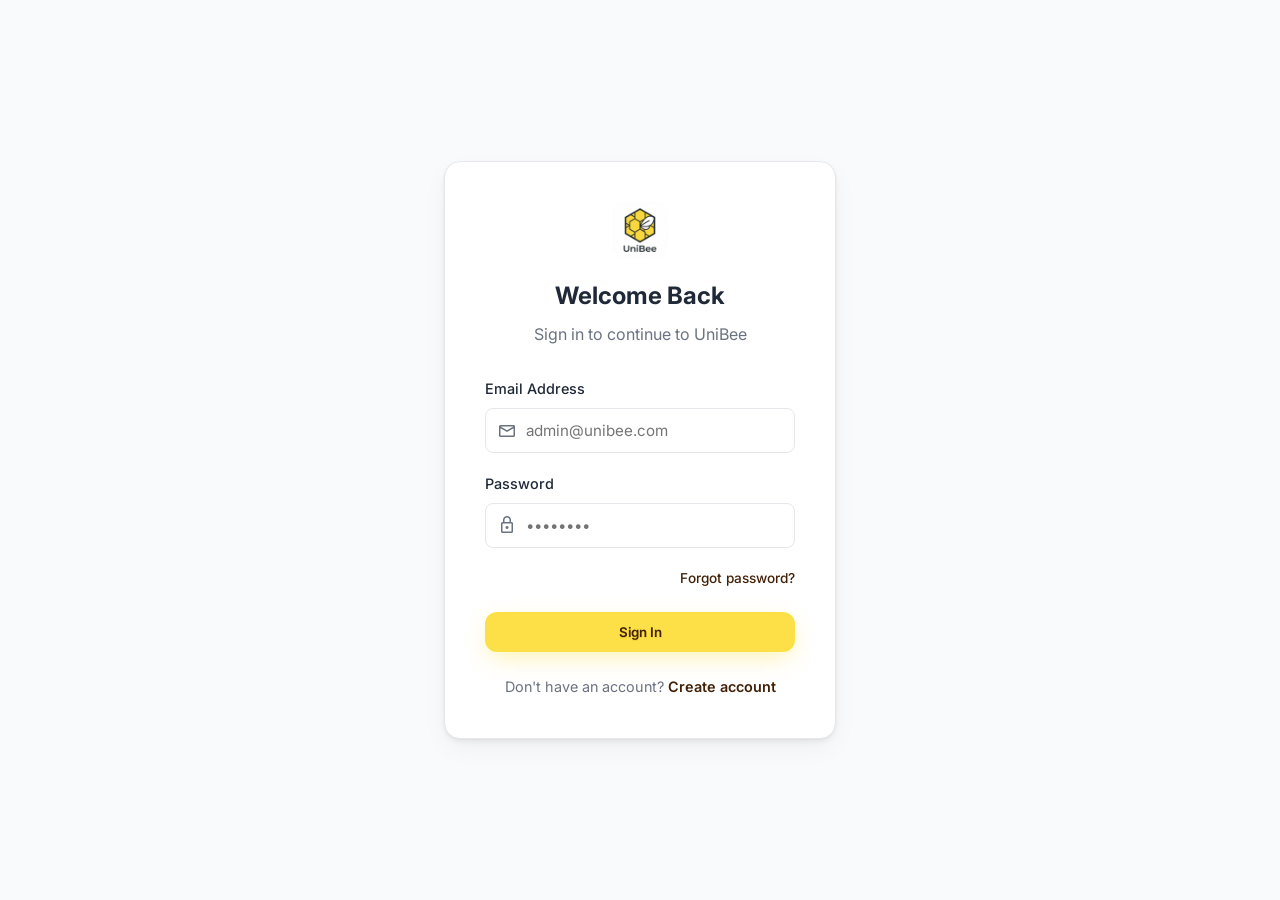
<file: login.html>
<!DOCTYPE html>
<html lang="en">

<head>
    <meta charset="UTF-8">
    <meta name="viewport" content="width=device-width, initial-scale=1.0">
    <title>Login - UniBee</title>
    <link rel="stylesheet" href="styles.css">
    <link rel="preconnect" href="https://fonts.googleapis.com">
    <link rel="preconnect" href="https://fonts.gstatic.com" crossorigin>
    <link href="https://fonts.googleapis.com/css2?family=Inter:wght@400;500;600;700&display=swap" rel="stylesheet">
    <link rel="stylesheet"
        href="https://fonts.googleapis.com/css2?family=Material+Symbols+Rounded:opsz,wght,FILL,GRAD@24,400,0,0" />
</head>

<body class="auth-body">
    <div class="auth-container">
        <div class="auth-card">
            <div class="auth-header">
                <div class="logo-icon large" style="background: transparent;">
                    <img src="assets/logo.png" alt="UniBee">
                </div>
                <h1>Welcome Back</h1>
                <p>Sign in to continue to UniBee</p>
            </div>

            <form class="auth-form" action="index.html">
                <div class="form-group">
                    <label for="email">Email Address</label>
                    <div class="input-wrapper">
                        <span class="material-symbols-rounded">mail</span>
                        <input type="email" id="email" placeholder="admin@unibee.com" required>
                    </div>
                </div>

                <div class="form-group">
                    <label for="password">Password</label>
                    <div class="input-wrapper">
                        <span class="material-symbols-rounded">lock</span>
                        <input type="password" id="password" placeholder="••••••••" required>
                    </div>
                </div>

                <div class="form-actions">
                    <a href="#" class="forgot-pass">Forgot password?</a>
                </div>

                <button type="submit" class="btn-primary full-width">
                    Sign In
                </button>
            </form>

            <div class="auth-footer">
                <p>Don't have an account? <a href="#">Create account</a></p>
            </div>
        </div>
    </div>
</body>

</html>
</file>
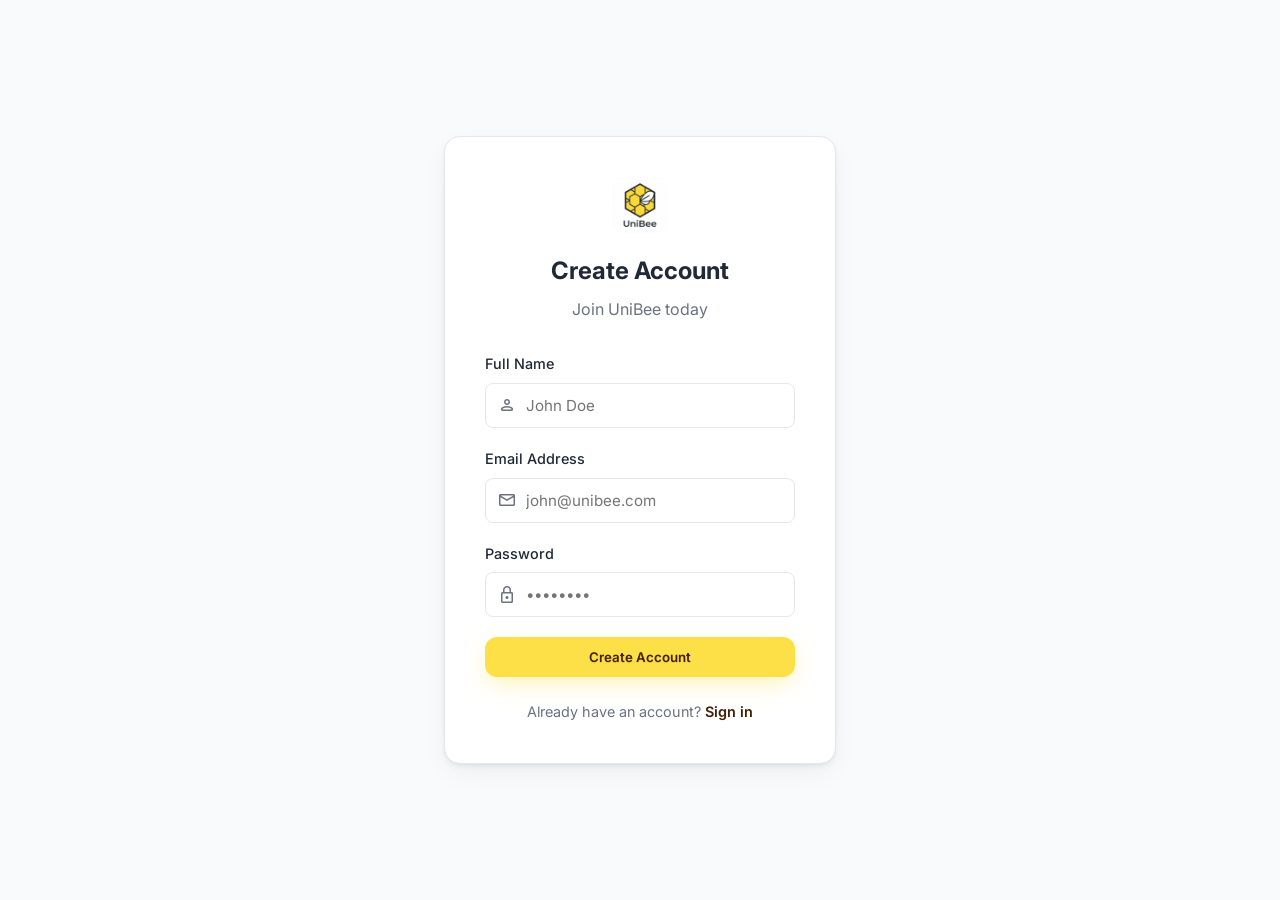
<file: register.html>
<!DOCTYPE html>
<html lang="en">

<head>
    <meta charset="UTF-8">
    <meta name="viewport" content="width=device-width, initial-scale=1.0">
    <title>Register - UniBee</title>
    <link rel="stylesheet" href="styles.css">
    <link rel="preconnect" href="https://fonts.googleapis.com">
    <link rel="preconnect" href="https://fonts.gstatic.com" crossorigin>
    <link href="https://fonts.googleapis.com/css2?family=Inter:wght@400;500;600;700&display=swap" rel="stylesheet">
    <link rel="stylesheet"
        href="https://fonts.googleapis.com/css2?family=Material+Symbols+Rounded:opsz,wght,FILL,GRAD@24,400,0,0" />
</head>

<body class="auth-body">
    <div class="auth-container">
        <div class="auth-card">
            <div class="auth-header">
                <div class="logo-icon large" style="background: transparent;">
                    <img src="assets/logo.png" alt="UniBee">
                </div>
                <h1>Create Account</h1>
                <p>Join UniBee today</p>
            </div>

            <form class="auth-form" action="index.html">
                <div class="form-group">
                    <label for="fullname">Full Name</label>
                    <div class="input-wrapper">
                        <span class="material-symbols-rounded">person</span>
                        <input type="text" id="fullname" placeholder="John Doe" required>
                    </div>
                </div>

                <div class="form-group">
                    <label for="email">Email Address</label>
                    <div class="input-wrapper">
                        <span class="material-symbols-rounded">mail</span>
                        <input type="email" id="email" placeholder="john@unibee.com" required>
                    </div>
                </div>

                <div class="form-group">
                    <label for="password">Password</label>
                    <div class="input-wrapper">
                        <span class="material-symbols-rounded">lock</span>
                        <input type="password" id="password" placeholder="••••••••" required>
                    </div>
                </div>

                <button type="submit" class="btn-primary full-width">
                    Create Account
                </button>
            </form>

            <div class="auth-footer">
                <p>Already have an account? <a href="login.html">Sign in</a></p>
            </div>
        </div>
    </div>
</body>

</html>
</file>
<file: styles.css>
:root {
    /* Colors */
    --primary-color: #FDE047;
    /* Yellow-300/400 approx */
    --primary-hover: #FACC15;
    --primary-text: #422006;
    /* Dark brown text for contrast on yellow */

    --bg-body: #F9FAFB;
    --bg-card: #FFFFFF;
    --bg-sidebar: #FFFFFF;

    --text-main: #1F2937;
    --text-muted: #6B7280;
    --border-color: #E5E7EB;

    /* Semantic Colors */
    --success: #10B981;
    --danger: #EF4444;
    --warning: #F59E0B;
    --info: #3B82F6;

    /* Light variants for backgrounds */
    --info-light: #EFF6FF;
    --success-light: #ECFDF5;
    --purple-light: #F3E8FF;
    --yellow-light: #FEF9C3;

    /* Spacing */
    --radius-sm: 8px;
    --radius-md: 12px;
    --radius-lg: 16px;

    /* Shadows - Layered for premium depth */
    --shadow-sm: 0 1px 3px rgba(0, 0, 0, 0.04), 0 1px 2px rgba(0, 0, 0, 0.06);
    --shadow-card: 0 4px 6px -1px rgba(0, 0, 0, 0.05), 0 10px 30px -5px rgba(0, 0, 0, 0.06), 0 1px 3px rgba(0, 0, 0, 0.04);
    --shadow-card-hover: 0 10px 25px -3px rgba(0, 0, 0, 0.1), 0 20px 50px -12px rgba(0, 0, 0, 0.12);
    --shadow-float: 0 25px 50px -12px rgba(0, 0, 0, 0.15), 0 12px 24px -8px rgba(0, 0, 0, 0.1);
    --shadow-glow-yellow: 0 8px 24px -4px rgba(253, 224, 71, 0.45);
    --shadow-glow-blue: 0 8px 24px -4px rgba(59, 130, 246, 0.3);

    /* Transitions - Spring-feel cubic-bezier */
    --transition: all 0.3s cubic-bezier(0.4, 0, 0.2, 1);
    --transition-fast: all 0.15s cubic-bezier(0.4, 0, 0.2, 1);
    --transition-bounce: all 0.4s cubic-bezier(0.34, 1.56, 0.64, 1);
}

/* Global Transitions */
a,
button,
input,
.card,
.stat-card,
.notice-card,
.nav-item,
.icon-btn,
.btn-primary {
    transition: var(--transition);
}

/* ===== Entrance Animations ===== */
@keyframes fadeInUp {
    from {
        opacity: 0;
        transform: translateY(20px);
    }

    to {
        opacity: 1;
        transform: translateY(0);
    }
}

@keyframes fadeInScale {
    from {
        opacity: 0;
        transform: scale(0.95);
    }

    to {
        opacity: 1;
        transform: scale(1);
    }
}

@keyframes slideInRight {
    from {
        opacity: 0;
        transform: translateX(30px);
    }

    to {
        opacity: 1;
        transform: translateX(0);
    }
}

@keyframes pulseGlow {

    0%,
    100% {
        box-shadow: var(--shadow-card);
    }

    50% {
        box-shadow: var(--shadow-card-hover);
    }
}

body.dark-mode {
    /* Core palette */
    --bg-body: #0F172A;
    --bg-card: rgba(30, 41, 59, 0.85);
    --bg-sidebar: #1E293B;
    --text-main: #F1F5F9;
    --text-muted: #94A3B8;
    --border-color: #334155;

    /* Shadows for dark backgrounds */
    --shadow-sm: 0 1px 3px rgba(0, 0, 0, 0.3), 0 1px 2px rgba(0, 0, 0, 0.4);
    --shadow-card: 0 4px 12px -2px rgba(0, 0, 0, 0.4), 0 8px 24px -4px rgba(0, 0, 0, 0.3);
    --shadow-card-hover: 0 8px 30px -4px rgba(0, 0, 0, 0.5), 0 16px 40px -8px rgba(0, 0, 0, 0.4);
    --shadow-float: 0 25px 50px -12px rgba(0, 0, 0, 0.6);
    --shadow-glow-yellow: 0 8px 24px -4px rgba(253, 224, 71, 0.25);
    --shadow-glow-blue: 0 8px 24px -4px rgba(59, 130, 246, 0.2);

    /* Semantic light backgrounds - darker, richer tones */
    --info-light: rgba(59, 130, 246, 0.15);
    --success-light: rgba(16, 185, 129, 0.15);
    --purple-light: rgba(168, 85, 247, 0.15);
    --yellow-light: rgba(253, 224, 71, 0.1);

    /* Primary adjustments for dark */
    --primary-color: #FACC15;
    --primary-hover: #EAB308;
    --primary-text: #422006;
}

/* ---- Dark Mode Component Overrides ---- */

/* Cards glassmorphism for dark */
body.dark-mode .card {
    background-color: rgba(30, 41, 59, 0.75);
    border: 1px solid rgba(71, 85, 105, 0.4);
    backdrop-filter: blur(16px);
}

/* Sidebar */
body.dark-mode .sidebar {
    background-color: #1E293B;
    border-right-color: #334155;
}

/* Header */
body.dark-mode .top-header {
    background-color: rgba(30, 41, 59, 0.9);
    border-bottom-color: #334155;
    backdrop-filter: blur(12px);
}

body.dark-mode .header-search {
    background-color: rgba(15, 23, 42, 0.6);
    border: 1px solid #334155;
    color: #94A3B8;
}

body.dark-mode .header-search input {
    color: #F1F5F9;
}

/* Nav items */
body.dark-mode .nav-item:hover {
    background-color: rgba(253, 224, 71, 0.08);
    color: #FACC15;
}

body.dark-mode .nav-item.active {
    background-color: rgba(253, 224, 71, 0.1);
    color: #FACC15;
}

/* Icon buttons */
body.dark-mode .icon-btn {
    border-color: #475569;
    color: #94A3B8;
}

body.dark-mode .icon-btn:hover {
    background-color: rgba(253, 224, 71, 0.1);
    border-color: rgba(253, 224, 71, 0.4);
    color: #FACC15;
}

/* Welcome Banner */
body.dark-mode .welcome-banner.gradient-bg {
    background: linear-gradient(135deg, rgba(250, 204, 21, 0.2) 0%, rgba(253, 224, 71, 0.08) 100%);
    border: 1px solid rgba(253, 224, 71, 0.2);
    box-shadow: 0 8px 30px -8px rgba(253, 224, 71, 0.15);
}

body.dark-mode .welcome-text h2 {
    color: #FACC15;
}

body.dark-mode .welcome-text p {
    color: #FDE68A;
}

/* Note: dark mode .yellow-light / .purple-light / .green-light are in the 3D icon section below */

/* Trend colors in dark */
body.dark-mode .trend.up {
    color: #34D399;
}

body.dark-mode .trend.down {
    color: #F87171;
}

/* Notice cards */
body.dark-mode .notice-card {
    background-color: rgba(253, 224, 71, 0.06);
    border-color: rgba(253, 224, 71, 0.2);
}

body.dark-mode .notice-content h4 {
    color: #F1F5F9;
}

body.dark-mode .notice-content p {
    color: #94A3B8;
}

body.dark-mode .notice-icon {
    background: rgba(255, 255, 255, 0.08);
}

/* Admin notice items */
body.dark-mode .admin-notice-item {
    border-bottom-color: #334155;
}

body.dark-mode .admin-notice-item:hover {
    background-color: rgba(30, 41, 59, 0.5);
}

/* Badge */
body.dark-mode .badge {
    box-shadow: 0 0 8px rgba(239, 68, 68, 0.4);
}

/* User profile */
body.dark-mode .user-profile {
    border-top-color: #334155;
}

/* Buttons */
body.dark-mode .btn-primary {
    box-shadow: 0 6px 20px -4px rgba(250, 204, 21, 0.3);
}

body.dark-mode .btn-secondary {
    border-color: #475569;
    color: #F1F5F9;
}

body.dark-mode .btn-secondary:hover {
    background-color: rgba(30, 41, 59, 0.5);
}

/* Inputs */
body.dark-mode .form-input,
body.dark-mode .form-select,
body.dark-mode .form-textarea,
body.dark-mode .select-input {
    background-color: rgba(15, 23, 42, 0.5);
    border-color: #475569;
    color: #F1F5F9;
}

body.dark-mode .input-wrapper input {
    color: #F1F5F9;
    background: transparent;
}

body.dark-mode .input-wrapper input:focus {
    border-color: #FACC15;
    box-shadow: 0 0 0 3px rgba(250, 204, 21, 0.15);
}

/* Progress bar */
body.dark-mode .progress-bar {
    background-color: #1E293B;
}

/* Notification dropdown */
body.dark-mode .notification-dropdown {
    background: rgba(30, 41, 59, 0.95);
    border-color: #475569;
}

body.dark-mode .notif-header {
    border-bottom-color: #334155;
}

body.dark-mode .notif-item {
    border-bottom-color: #334155;
}

body.dark-mode .notif-item:hover {
    background-color: rgba(15, 23, 42, 0.5);
}

body.dark-mode .notif-item.unread {
    background-color: rgba(250, 204, 21, 0.05);
    border-left-color: #FACC15;
}

/* Table */
body.dark-mode .data-table th {
    background-color: rgba(15, 23, 42, 0.6);
    color: #94A3B8;
    border-bottom-color: #334155;
}

body.dark-mode .data-table td {
    border-bottom-color: #334155;
}

/* Settings */
body.dark-mode .settings-card .card-header {
    background-color: rgba(15, 23, 42, 0.4);
    border-bottom-color: #334155;
}

body.dark-mode .setting-item {
    border-bottom-color: #334155;
}

/* Toggle slider */
body.dark-mode .slider {
    background-color: #475569;
}

/* Filter chips */
body.dark-mode .filter-chip {
    border-color: #475569;
    background-color: rgba(15, 23, 42, 0.5);
    color: #94A3B8;
}

body.dark-mode .filter-chip:hover {
    background-color: rgba(253, 224, 71, 0.08);
}

body.dark-mode .filter-chip.active {
    background-color: #FACC15;
    color: #422006;
    border-color: #FACC15;
}

/* Chart bars */
body.dark-mode .bar,
body.dark-mode .chart-bar {
    background-color: #FACC15;
    opacity: 0.9;
}

/* Toast */
body.dark-mode .toast {
    background-color: #1E293B;
    border: 1px solid #334155;
}

/* Auth pages */
body.dark-mode .auth-card {
    background: rgba(30, 41, 59, 0.9);
    border-color: #334155;
}

/* Font controls */
body.dark-mode .font-btn.active {
    background-color: #334155;
    color: #F1F5F9;
}

/* Danger button */
body.dark-mode .icon-btn.danger {
    color: #F87171;
}

body.dark-mode .icon-btn.danger:hover {
    background-color: rgba(239, 68, 68, 0.15);
}

/* Empty State */
.empty-state {
    display: flex;
    flex-direction: column;
    align-items: center;
    justify-content: center;
    padding: 60px 20px;
    text-align: center;
    color: var(--text-muted);
    background: var(--bg-card);
    border-radius: var(--radius-md);
    border: 1px dashed var(--border-color);
}

.empty-state img {
    width: 120px;
    height: auto;
    margin-bottom: 24px;
    opacity: 0.8;
}

.empty-state h3 {
    font-size: 1.25rem;
    color: var(--text-main);
    margin-bottom: 8px;
}

.empty-state p {
    max-width: 300px;
    margin: 0 auto;
}


* {
    margin: 0;
    padding: 0;
    box-sizing: border-box;
}

body {
    font-family: 'Inter', sans-serif;
    background-color: var(--bg-body);
    color: var(--text-main);
    line-height: 1.5;
}

/* Layout */
.app-container {
    display: flex;
    min-height: 100vh;
}

/* Sidebar */
.sidebar {
    width: 260px;
    background-color: var(--bg-sidebar);
    border-right: 1px solid var(--border-color);
    display: flex;
    flex-direction: column;
    position: fixed;
    height: 100vh;
    left: 0;
    top: 0;
    z-index: 50;
    transition: var(--transition);
}

.brand {
    padding: 24px;
    display: flex;
    align-items: center;
    gap: 12px;
}

.logo-icon {
    width: 40px;
    height: 40px;
    background-color: var(--primary-color);
    border-radius: var(--radius-md);
    display: flex;
    align-items: center;
    justify-content: center;
    color: var(--primary-text);
    overflow: hidden;
    /* Ensure image fits */
}

.welcome-banner.gradient-bg {
    display: flex;
    justify-content: space-between;
    align-items: center;
    margin-bottom: 32px;
    background: linear-gradient(135deg, #FDE047 0%, #FEF9C3 100%);
    border: none;
    animation: fadeInScale 0.6s ease-out both;
    box-shadow: 0 8px 30px -8px rgba(253, 224, 71, 0.4);
    transition: var(--transition);
}

.welcome-banner.gradient-bg:hover {
    transform: translateY(-2px);
    box-shadow: 0 14px 40px -8px rgba(253, 224, 71, 0.5);
}

.welcome-text h2 {
    color: var(--primary-text);
    margin-bottom: 8px;
    text-shadow: 0 2px 4px rgba(66, 32, 6, 0.08);
    font-size: 1.4rem;
}

.welcome-text p {
    color: #854D0E;
    /* Darker yellow-brown */
    text-shadow: 0 1px 2px rgba(66, 32, 6, 0.06);
}

.logo-icon img {
    width: 100%;
    height: 100%;
    object-fit: cover;
}

.brand h1 {
    font-size: 1.25rem;
    font-weight: 700;
    color: var(--text-main);
}

.nav-menu {
    flex: 1;
    padding: 24px 16px;
    display: flex;
    flex-direction: column;
    gap: 8px;
}

.nav-item {
    display: flex;
    align-items: center;
    gap: 12px;
    padding: 12px 16px;
    text-decoration: none;
    color: var(--text-muted);
    border-radius: var(--radius-sm);
    transition: var(--transition-bounce);
    font-weight: 500;
    position: relative;
}

.nav-item:hover {
    background-color: var(--yellow-light);
    color: var(--text-main);
    transform: translateX(4px);
    box-shadow: inset 3px 0 0 var(--primary-color);
}

.nav-item.active {
    background-color: var(--yellow-light);
    color: var(--text-main);
    box-shadow: inset 3px 0 0 var(--primary-color);
    font-weight: 600;
}

/* Material Icons sizing adjustments */
.nav-item .material-symbols-rounded {
    font-size: 20px;
    /* 3D icon depth */
    background: linear-gradient(145deg, rgba(253, 224, 71, 0.15), rgba(253, 224, 71, 0.05));
    width: 34px;
    height: 34px;
    display: flex;
    align-items: center;
    justify-content: center;
    border-radius: 10px;
    box-shadow: 2px 2px 4px rgba(0, 0, 0, 0.08), -1px -1px 3px rgba(255, 255, 255, 0.7), inset 0 1px 0 rgba(255, 255, 255, 0.5);
    transition: var(--transition-bounce);
}

.nav-item:hover .material-symbols-rounded {
    box-shadow: 3px 3px 6px rgba(0, 0, 0, 0.12), -1px -1px 3px rgba(255, 255, 255, 0.8), inset 0 1px 0 rgba(255, 255, 255, 0.6);
    transform: scale(1.08);
}

body.dark-mode .nav-item .material-symbols-rounded {
    background: linear-gradient(145deg, rgba(250, 204, 21, 0.12), rgba(250, 204, 21, 0.04));
    box-shadow: 2px 2px 4px rgba(0, 0, 0, 0.3), -1px -1px 3px rgba(255, 255, 255, 0.05), inset 0 1px 0 rgba(255, 255, 255, 0.08);
}

.user-profile {
    padding: 20px;
    border-top: 1px solid var(--border-color);
    display: flex;
    align-items: center;
    gap: 12px;
}

.avatar {
    width: 40px;
    height: 40px;
    border-radius: 50%;
    object-fit: cover;
}

.user-info {
    display: flex;
    flex-direction: column;
}

.user-info .name {
    font-weight: 600;
    font-size: 0.9rem;
}

.user-info .role {
    font-size: 0.8rem;
    color: var(--text-muted);
}

/* Main Content */
.main-content {
    flex: 1;
    margin-left: 260px;
    /* match sidebar width */
    max-width: calc(100% - 260px);
}

/* Header */
.top-header {
    height: 72px;
    background-color: var(--bg-card);
    border-bottom: 1px solid var(--border-color);
    display: flex;
    align-items: center;
    justify-content: space-between;
    padding: 0 32px;
    position: sticky;
    top: 0;
    z-index: 40;
}

.header-search {
    display: flex;
    align-items: center;
    background-color: var(--bg-body);
    padding: 8px 16px;
    border-radius: var(--radius-md);
    width: 300px;
    gap: 10px;
    color: var(--text-muted);
}

.header-search input {
    border: none;
    background: transparent;
    outline: none;
    width: 100%;
    font-family: inherit;
    font-size: 0.95rem;
}

.header-actions {
    display: flex;
    align-items: center;
    gap: 16px;
}

.icon-btn {
    width: 40px;
    height: 40px;
    border-radius: 50%;
    border: 1px solid var(--border-color);
    background: linear-gradient(145deg, #ffffff, #f0f0f0);
    display: flex;
    align-items: center;
    justify-content: center;
    cursor: pointer;
    color: var(--text-muted);
    position: relative;
    transition: var(--transition-bounce);
    box-shadow: 3px 3px 6px rgba(0, 0, 0, 0.08), -2px -2px 5px rgba(255, 255, 255, 0.9), inset 0 1px 0 rgba(255, 255, 255, 0.8);
}

.icon-btn:hover {
    background: linear-gradient(145deg, #fff9db, #fef3b4);
    color: var(--primary-text);
    transform: scale(1.1) translateY(-1px);
    border-color: var(--primary-color);
    box-shadow: 4px 4px 10px rgba(0, 0, 0, 0.1), -2px -2px 6px rgba(255, 255, 255, 0.9), var(--shadow-glow-yellow);
}

.icon-btn:active {
    transform: scale(0.95);
    box-shadow: inset 2px 2px 4px rgba(0, 0, 0, 0.1), inset -1px -1px 3px rgba(255, 255, 255, 0.5);
}

body.dark-mode .icon-btn {
    background: linear-gradient(145deg, #2d3a4f, #1a2536);
    box-shadow: 3px 3px 6px rgba(0, 0, 0, 0.3), -2px -2px 5px rgba(255, 255, 255, 0.04), inset 0 1px 0 rgba(255, 255, 255, 0.06);
}

body.dark-mode .icon-btn:hover {
    background: linear-gradient(145deg, rgba(250, 204, 21, 0.15), rgba(250, 204, 21, 0.05));
    box-shadow: 4px 4px 10px rgba(0, 0, 0, 0.4), -2px -2px 6px rgba(255, 255, 255, 0.03), 0 6px 18px -4px rgba(250, 204, 21, 0.2);
}

.badge {
    position: absolute;
    top: -2px;
    right: -2px;
    background-color: var(--danger);
    color: white;
    font-size: 10px;
    font-weight: 700;
    height: 16px;
    min-width: 16px;
    border-radius: 8px;
    display: flex;
    align-items: center;
    justify-content: center;
    padding: 0 4px;
}

/* Dashboard Content */
.content-wrapper {
    padding: 32px;
    max-width: 1400px;
    margin: 0 auto;
}

.page-header {
    display: flex;
    justify-content: space-between;
    align-items: center;
    margin-bottom: 32px;
    animation: fadeInUp 0.5s ease-out;
}

.page-header h2 {
    font-size: 1.5rem;
    font-weight: 700;
    text-shadow: 0 1px 2px rgba(0, 0, 0, 0.06);
}

.btn-primary {
    background-color: var(--primary-color);
    color: var(--primary-text);
    border: none;
    padding: 12px 24px;
    border-radius: var(--radius-md);
    font-weight: 600;
    display: flex;
    align-items: center;
    gap: 8px;
    cursor: pointer;
    transition: var(--transition-bounce);
    font-family: inherit;
    box-shadow: var(--shadow-glow-yellow);
    text-shadow: 0 1px 1px rgba(66, 32, 6, 0.1);
    position: relative;
    overflow: hidden;
}

.btn-primary::after {
    content: '';
    position: absolute;
    inset: 0;
    background: linear-gradient(135deg, rgba(255, 255, 255, 0.25) 0%, transparent 50%);
    opacity: 0;
    transition: opacity 0.3s ease;
}

.btn-primary:hover {
    background-color: var(--primary-hover);
    transform: translateY(-2px) scale(1.02);
    box-shadow: 0 12px 28px -4px rgba(253, 224, 71, 0.55);
}

.btn-primary:hover::after {
    opacity: 1;
}

.btn-primary:active {
    transform: translateY(0) scale(0.98);
    box-shadow: var(--shadow-sm);
}

/* Cards */
.card {
    background-color: rgba(255, 255, 255, 0.7);
    backdrop-filter: blur(10px);
    -webkit-backdrop-filter: blur(10px);
    border-radius: var(--radius-lg);
    box-shadow: var(--shadow-card);
    padding: 24px;
    border: 1px solid rgba(255, 255, 255, 0.5);
    animation: fadeInUp 0.5s ease-out both;
}

.card:hover {
    box-shadow: var(--shadow-card-hover);
}

/* Stats Grid */
.stats-grid {
    display: grid;
    grid-template-columns: repeat(auto-fit, minmax(240px, 1fr));
    gap: 24px;
    margin-bottom: 32px;
}

.stat-card {
    display: flex;
    align-items: center;
    gap: 20px;
    transition: var(--transition-bounce);
    cursor: default;
}

.stat-card:hover {
    transform: translateY(-4px);
    box-shadow: var(--shadow-card-hover);
}

.stats-grid .stat-card:nth-child(1) {
    animation-delay: 0.05s;
}

.stats-grid .stat-card:nth-child(2) {
    animation-delay: 0.1s;
}

.stats-grid .stat-card:nth-child(3) {
    animation-delay: 0.15s;
}

.stats-grid .stat-card:nth-child(4) {
    animation-delay: 0.2s;
}

.stat-icon {
    width: 56px;
    height: 56px;
    border-radius: 16px;
    display: flex;
    align-items: center;
    justify-content: center;
    color: var(--text-main);
    transition: var(--transition-bounce);
    position: relative;
}

/* 3D raised inner highlight on all stat icons */
.stat-icon::before {
    content: '';
    position: absolute;
    inset: 2px;
    border-radius: 14px;
    background: linear-gradient(135deg, rgba(255, 255, 255, 0.6) 0%, transparent 50%);
    pointer-events: none;
}

.stat-card:hover .stat-icon {
    transform: scale(1.12) rotate(-5deg) translateY(-2px);
}

.yellow-light {
    background: linear-gradient(145deg, #FEF9C3, #FDE047);
    color: #92400E;
    box-shadow: 4px 4px 10px rgba(253, 224, 71, 0.3), -2px -2px 6px rgba(255, 255, 255, 0.8), inset 0 -2px 4px rgba(180, 83, 9, 0.1);
}

.purple-light {
    background: linear-gradient(145deg, #F3E8FF, #D8B4FE);
    color: #6B21A8;
    box-shadow: 4px 4px 10px rgba(168, 85, 247, 0.25), -2px -2px 6px rgba(255, 255, 255, 0.8), inset 0 -2px 4px rgba(126, 34, 206, 0.1);
}

.green-light {
    background: linear-gradient(145deg, #ECFDF5, #6EE7B7);
    color: #065F46;
    box-shadow: 4px 4px 10px rgba(16, 185, 129, 0.25), -2px -2px 6px rgba(255, 255, 255, 0.8), inset 0 -2px 4px rgba(4, 120, 87, 0.1);
}

/* Dark mode 3D icon overrides */
body.dark-mode .yellow-light {
    background: linear-gradient(145deg, rgba(253, 224, 71, 0.2), rgba(253, 224, 71, 0.08));
    color: #FACC15;
    box-shadow: 4px 4px 10px rgba(0, 0, 0, 0.3), -2px -2px 6px rgba(255, 255, 255, 0.03), inset 0 -2px 4px rgba(0, 0, 0, 0.15);
}

body.dark-mode .purple-light {
    background: linear-gradient(145deg, rgba(168, 85, 247, 0.2), rgba(168, 85, 247, 0.08));
    color: #C084FC;
    box-shadow: 4px 4px 10px rgba(0, 0, 0, 0.3), -2px -2px 6px rgba(255, 255, 255, 0.03), inset 0 -2px 4px rgba(0, 0, 0, 0.15);
}

body.dark-mode .green-light {
    background: linear-gradient(145deg, rgba(16, 185, 129, 0.2), rgba(16, 185, 129, 0.08));
    color: #34D399;
    box-shadow: 4px 4px 10px rgba(0, 0, 0, 0.3), -2px -2px 6px rgba(255, 255, 255, 0.03), inset 0 -2px 4px rgba(0, 0, 0, 0.15);
}

body.dark-mode .stat-icon::before {
    background: linear-gradient(135deg, rgba(255, 255, 255, 0.08) 0%, transparent 50%);
}

.stat-info {
    display: flex;
    flex-direction: column;
}

.stat-info .label {
    font-size: 0.85rem;
    color: var(--text-muted);
    margin-bottom: 4px;
}

.stat-info .value {
    font-size: 1.5rem;
    font-weight: 700;
    line-height: 1.2;
    text-shadow: 0 1px 2px rgba(0, 0, 0, 0.05);
}

.trend {
    display: flex;
    align-items: center;
    font-size: 0.75rem;
    font-weight: 600;
    margin-top: 4px;
    gap: 2px;
}

.trend.up {
    color: var(--success);
}

.trend.down {
    color: var(--danger);
}

.trend .material-symbols-rounded {
    font-size: 14px;
}

/* Dashboard Grid */
.dashboard-grid {
    display: grid;
    grid-template-columns: 2fr 1fr;
    gap: 32px;
}

@media (max-width: 1024px) {
    .dashboard-grid {
        grid-template-columns: 1fr;
    }
}

.card-header {
    display: flex;
    justify-content: space-between;
    align-items: center;
    margin-bottom: 24px;
}

.card-header h3 {
    font-size: 1.1rem;
    font-weight: 600;
}

.select-input {
    padding: 6px 12px;
    border-radius: var(--radius-sm);
    border: 1px solid var(--border-color);
    font-family: inherit;
    color: var(--text-muted);
}

.chart-placeholder {
    height: 250px;
    display: flex;
    align-items: flex-end;
    justify-content: center;
    padding-bottom: 20px;
}

.bar-chart-mock {
    display: flex;
    align-items: flex-end;
    gap: 20px;
    height: 100%;
    width: 100%;
    justify-content: space-around;
}

.bar {
    width: 30px;
    background-color: var(--primary-color);
    border-radius: 4px 4px 0 0;
    opacity: 0.8;
    transition: var(--transition);
}

.bar:hover {
    opacity: 1;
    height: calc(100% + 5px) !important;
}

/* Activity List */
.activity-list {
    display: flex;
    flex-direction: column;
    gap: 20px;
}

.activity-item {
    display: flex;
    gap: 16px;
    align-items: flex-start;
}

.activity-icon {
    width: 36px;
    height: 36px;
    border-radius: 50%;
    display: flex;
    align-items: center;
    justify-content: center;
    font-size: 0.8rem;
    font-weight: 700;
    flex-shrink: 0;
}

.activity-icon.yellow {
    background-color: var(--yellow-light);
    color: #B45309;
}

.activity-icon.blue {
    background-color: var(--info-light);
    color: var(--info);
}

.activity-icon.green {
    background-color: var(--success-light);
    color: var(--success);
}

.activity-details p {
    font-size: 0.9rem;
    color: var(--text-main);
    line-height: 1.4;
}

.activity-details .time {
    font-size: 0.75rem;
    color: var(--text-muted);
}

.link-btn {
    text-decoration: none;
    color: var(--info);
    font-weight: 500;
    font-size: 0.9rem;
}

.menu-toggle {
    display: none;
}

/* Mobile Responsiveness */
@media (max-width: 768px) {
    .sidebar {
        transform: translateX(-100%);
    }

    .sidebar.active {
        transform: translateX(0);
    }

    .main-content {
        margin-left: 0;
        max-width: 100%;
    }

    .menu-toggle {
        display: block;
        background: none;
        border: none;
        cursor: pointer;
        padding: 4px;
    }

    .header-search {
        display: none;
        /* Hide search on mobile for simplicity */
    }

    .top-header {
        padding: 0 16px;
    }

    .content-wrapper {
        padding: 20px 16px;
    }
}

/* Authentication Pages */
.auth-body {
    background-color: var(--bg-body);
    display: flex;
    align-items: center;
    justify-content: center;
    min-height: 100vh;
}

.auth-container {
    padding: 24px;
    width: 100%;
    max-width: 440px;
}

.auth-card {
    background: var(--bg-card);
    padding: 40px;
    border-radius: var(--radius-lg);
    box-shadow: var(--shadow-card);
    border: 1px solid var(--border-color);
}

.auth-header {
    text-align: center;
    margin-bottom: 32px;
}

.logo-icon.large {
    width: 56px;
    height: 56px;
    margin: 0 auto 20px;
    font-size: 32px;
}

.auth-header h1 {
    font-size: 1.5rem;
    font-weight: 700;
    margin-bottom: 8px;
    color: var(--text-main);
}

.auth-header p {
    color: var(--text-muted);
}

.form-group {
    margin-bottom: 20px;
}

.form-group label {
    display: block;
    font-size: 0.9rem;
    font-weight: 500;
    margin-bottom: 8px;
    color: var(--text-main);
}

.input-wrapper {
    position: relative;
    display: flex;
    align-items: center;
}

.input-wrapper .material-symbols-rounded {
    position: absolute;
    left: 12px;
    color: var(--text-muted);
    font-size: 20px;
    pointer-events: none;
}

.input-wrapper input {
    width: 100%;
    padding: 12px 12px 12px 40px;
    border-radius: var(--radius-sm);
    border: 1px solid var(--border-color);
    font-family: inherit;
    font-size: 0.95rem;
    transition: var(--transition);
}

.input-wrapper input:focus {
    outline: none;
    border-color: var(--primary-color);
    box-shadow: 0 0 0 3px var(--yellow-light);
}

.form-actions {
    display: flex;
    justify-content: flex-end;
    margin-bottom: 24px;
}

.forgot-pass {
    font-size: 0.85rem;
    color: var(--primary-text);
    text-decoration: none;
    font-weight: 500;
}

.full-width {
    width: 100%;
    justify-content: center;
}

.auth-footer {
    margin-top: 24px;
    text-align: center;
    font-size: 0.9rem;
    color: var(--text-muted);
}

.auth-footer a {
    color: var(--primary-text);
    text-decoration: none;
    font-weight: 600;
}

/* Notice Cards */
.notice-card {
    background-color: var(--yellow-light);
    border: 1px solid var(--primary-color);
    padding: 16px;
    border-radius: var(--radius-md);
    margin-bottom: 16px;
    display: flex;
    gap: 12px;
    align-items: flex-start;
    transition: var(--transition-bounce);
    box-shadow: var(--shadow-sm);
}

.notice-card:hover {
    transform: translateY(-3px) scale(1.01);
    box-shadow: var(--shadow-card-hover);
}

.notice-icon {
    color: #B45309;
    /* Dark yellow/brown */
    background: rgba(255, 255, 255, 0.5);
    width: 32px;
    height: 32px;
    border-radius: 50%;
    display: flex;
    align-items: center;
    justify-content: center;
    flex-shrink: 0;
    transition: var(--transition-bounce);
}

.notice-card:hover .notice-icon {
    transform: scale(1.15) rotate(-8deg);
}

.notice-content h4 {
    font-size: 0.95rem;
    font-weight: 600;
    color: #431407;
    /* Darkest brown */
    margin-bottom: 4px;
}

.notice-content p {
    font-size: 0.85rem;
    color: #78350F;
    line-height: 1.4;
}

/* Notice Details Page */
.header-left {
    display: flex;
    align-items: center;
    gap: 16px;
}

.back-btn {
    border: none;
    background-color: var(--bg-body);
}

.page-title {
    font-size: 1.25rem;
    font-weight: 700;
}

.detail-card {
    background: var(--bg-card);
    border-radius: var(--radius-lg);
    box-shadow: var(--shadow-card);
    overflow: hidden;
    padding: 40px;
    max-width: 800px;
    margin: 0 auto;
}

.detail-header {
    margin-bottom: 24px;
}

.meta-tags {
    display: flex;
    gap: 12px;
    margin-bottom: 16px;
}

.badge-tag {
    display: inline-flex;
    align-items: center;
    gap: 6px;
    padding: 4px 12px;
    border-radius: 20px;
    font-size: 0.8rem;
    font-weight: 600;
}

.badge-tag.category {
    background-color: var(--yellow-light);
    color: #B45309;
}

.badge-tag.date {
    background-color: var(--bg-body);
    color: var(--text-muted);
}

.badge-tag .material-symbols-rounded {
    font-size: 16px;
}

.detail-header h1 {
    font-size: 2rem;
    line-height: 1.2;
}

.media-preview {
    width: 100%;
    aspect-ratio: 16 / 9;
    background-color: var(--bg-body);
    border-radius: var(--radius-md);
    display: flex;
    align-items: center;
    justify-content: center;
    margin-bottom: 32px;
    border: 2px dashed var(--border-color);
}

.placeholder-media {
    text-align: center;
    color: var(--text-muted);
}

.placeholder-media .material-symbols-rounded {
    font-size: 48px;
    margin-bottom: 8px;
    display: block;
}

.detail-body {
    font-size: 1.05rem;
    line-height: 1.7;
    margin-bottom: 40px;
    color: var(--text-main);
}

.detail-body p {
    margin-bottom: 16px;
}

.detail-body h3 {
    margin: 24px 0 16px;
    font-size: 1.2rem;
}

.detail-body ul {
    list-style-position: inside;
    margin-bottom: 16px;
    padding-left: 16px;
}

.detail-actions {
    display: flex;
    gap: 16px;
    padding-top: 24px;
    border-top: 1px solid var(--border-color);
}

.btn-secondary {
    background-color: transparent;
    border: 1px solid var(--border-color);
    padding: 12px 24px;
    border-radius: var(--radius-md);
    font-weight: 600;
    cursor: pointer;
    font-family: inherit;
    display: flex;
    align-items: center;
    gap: 8px;
    color: var(--text-main);
    transition: var(--transition);
}

.btn-secondary:hover {
    background-color: var(--bg-body);
    transform: translateY(-1px);
    box-shadow: var(--shadow-card);
}

.btn-secondary:active {
    transform: translateY(0);
    box-shadow: var(--shadow-sm);
}

/* Admin Dashboard */
.admin-notice-list {
    display: flex;
    flex-direction: column;
}

.admin-notice-item {
    display: flex;
    justify-content: space-between;
    align-items: center;
    padding: 20px;
    border-bottom: 1px solid var(--border-color);
    transition: var(--transition);
    border-left: 3px solid transparent;
}

.admin-notice-item:last-child {
    border-bottom: none;
}

.admin-notice-item:hover {
    background-color: var(--bg-body);
    border-left-color: var(--primary-color);
    padding-left: 24px;
}

.notice-info h4 {
    font-size: 1rem;
    font-weight: 600;
    margin-bottom: 4px;
}

.notice-info .meta {
    font-size: 0.85rem;
    color: var(--text-muted);
}

.notice-actions {
    display: flex;
    align-items: center;
    gap: 16px;
}

.view-count {
    display: flex;
    align-items: center;
    gap: 6px;
    font-size: 0.85rem;
    color: var(--text-muted);
    margin-right: 16px;
}

.view-count .material-symbols-rounded {
    font-size: 18px;
}

.icon-btn.small {
    width: 32px;
    height: 32px;
}

.icon-btn.small .material-symbols-rounded {
    font-size: 18px;
}

.icon-btn.danger {
    color: var(--danger);
    border-color: transparent;
}

.icon-btn.danger:hover {
    background-color: #FEF2F2;
    /* Red-50 */
}

/* Create Notice Form */
.create-form-card {
    background: var(--bg-card);
    padding: 32px;
    border-radius: var(--radius-lg);
    box-shadow: var(--shadow-card);
    max-width: 800px;
    margin: 0 auto;
}

.form-section {
    margin-bottom: 24px;
}

.form-section label {
    display: block;
    margin-bottom: 8px;
    font-weight: 500;
    color: var(--text-main);
}

.form-row {
    display: flex;
    gap: 20px;
}

.form-section.half {
    flex: 1;
}

.form-input,
.form-select,
.form-textarea {
    width: 100%;
    padding: 12px;
    border-radius: var(--radius-sm);
    border: 1px solid var(--border-color);
    font-family: inherit;
    font-size: 0.95rem;
    background-color: var(--bg-body);
}

.form-input:focus,
.form-select:focus,
.form-textarea:focus {
    outline: none;
    border-color: var(--primary-color);
}

.file-upload-area {
    border: 2px dashed var(--border-color);
    border-radius: var(--radius-md);
    padding: 40px;
    text-align: center;
    background-color: var(--bg-body);
    cursor: pointer;
    transition: var(--transition);
}

.file-upload-area:hover {
    border-color: var(--primary-color);
    background-color: var(--yellow-light);
}

.file-upload-area .material-symbols-rounded {
    font-size: 48px;
    color: var(--text-muted);
    margin-bottom: 12px;
}

.upload-hint {
    display: block;
    font-size: 0.8rem;
    color: var(--text-muted);
    margin-top: 8px;
}

.form-actions-footer {
    display: flex;
    justify-content: flex-end;
    gap: 16px;
    margin-top: 32px;
    padding-top: 24px;
    border-top: 1px solid var(--border-color);
}

/* Settings Page */
.settings-container {
    max-width: 800px;
    margin: 0 auto;
    display: flex;
    flex-direction: column;
    gap: 24px;
}

.settings-card {
    padding: 0;
    /* Override default card padding for flush list */
    overflow: hidden;
}

.settings-card .card-header {
    padding: 20px 24px;
    border-bottom: 1px solid var(--border-color);
    margin-bottom: 0;
    background-color: rgba(0, 0, 0, 0.02);
}

.setting-item {
    display: flex;
    justify-content: space-between;
    align-items: center;
    padding: 24px;
    border-bottom: 1px solid var(--border-color);
}

.setting-item:last-child {
    border-bottom: none;
}

.setting-info h4 {
    font-size: 1rem;
    font-weight: 600;
    margin-bottom: 4px;
}

.setting-info p {
    font-size: 0.85rem;
    color: var(--text-muted);
}

.text-danger {
    color: var(--danger);
}

/* Toggle Switch */
.switch {
    position: relative;
    display: inline-block;
    width: 52px;
    height: 28px;
}

.switch input {
    opacity: 0;
    width: 0;
    height: 0;
}

.slider {
    position: absolute;
    cursor: pointer;
    top: 0;
    left: 0;
    right: 0;
    bottom: 0;
    background-color: #E5E7EB;
    transition: .4s;
}

.slider:before {
    position: absolute;
    content: "";
    height: 20px;
    width: 20px;
    left: 4px;
    bottom: 4px;
    background-color: white;
    transition: .4s;
    box-shadow: 0 1px 2px rgba(0, 0, 0, 0.1);
}

input:checked+.slider {
    background-color: var(--primary-color);
}

input:checked+.slider:before {
    transform: translateX(24px);
}

.slider.round {
    border-radius: 34px;
}

.slider.round:before {
    border-radius: 50%;
}

/* Font Controls */
.font-controls {
    display: flex;
    background-color: var(--bg-body);
    border-radius: var(--radius-sm);
    padding: 4px;
    border: 1px solid var(--border-color);
}

.font-btn {
    border: none;
    background: transparent;
    padding: 6px 16px;
    cursor: pointer;
    border-radius: 4px;
    font-weight: 700;
    color: var(--text-muted);
}

.font-btn.small {
    font-size: 12px;
}

.font-btn.medium {
    font-size: 16px;
}

.font-btn.large {
    font-size: 20px;
}

.font-btn.active {
    background-color: white;
    box-shadow: var(--shadow-sm);
    color: var(--text-main);
}

/* Notice Board Page */
.notice-filters {
    margin-bottom: 32px;
    display: flex;
    flex-direction: column;
    gap: 20px;
}

.search-bar-large {
    display: flex;
    align-items: center;
    background-color: var(--bg-body);
    padding: 12px 16px;
    border-radius: var(--radius-md);
    border: 1px solid var(--border-color);
    gap: 12px;
    color: var(--text-muted);
}

.search-bar-large input {
    border: none;
    background: transparent;
    outline: none;
    width: 100%;
    font-family: inherit;
    font-size: 1rem;
}

.filter-chips {
    display: flex;
    gap: 12px;
    flex-wrap: wrap;
}

.filter-chip {
    padding: 8px 20px;
    border-radius: 24px;
    border: 1px solid var(--border-color);
    background-color: var(--bg-body);
    color: var(--text-muted);
    font-weight: 500;
    cursor: pointer;
    transition: var(--transition);
    font-family: inherit;
}

.filter-chip:hover {
    background-color: #F3F4F6;
}

.filter-chip.active {
    background-color: var(--primary-color);
    color: var(--primary-text);
    border-color: var(--primary-color);
    box-shadow: var(--shadow-sm);
}

.notice-grid {
    display: grid;
    grid-template-columns: repeat(auto-fill, minmax(300px, 1fr));
    gap: 24px;
}

.notice-card.full-height {
    display: flex;
    flex-direction: column;
    margin-bottom: 0;
    height: 100%;
    transition: var(--transition);
}

.notice-card.full-height:hover {
    transform: translateY(-4px);
    box-shadow: var(--shadow-card);
}

.notice-header {
    display: flex;
    justify-content: space-between;
    align-items: flex-start;
    margin-bottom: 12px;
    width: 100%;
}

/* Profile Settings */
.profile-edit-header {
    display: flex;
    gap: 20px;
    align-items: center;
    width: 100%;
}

.avatar.large {
    width: 80px;
    height: 80px;
}

.profile-actions {
    display: flex;
    gap: 12px;
}

.setting-input-group {
    width: 100%;
    display: flex;
    flex-direction: column;
    gap: 8px;
}

.setting-input-group label {
    font-weight: 500;
    font-size: 0.9rem;
}

.form-input {
    padding: 10px 12px;
    border: 1px solid var(--border-color);
    border-radius: var(--radius-sm);
    font-family: inherit;
    font-size: 1rem;
    width: 100%;
}

/* Schedule Page */
.schedule-layout {
    display: grid;
    grid-template-columns: 2fr 1fr;
    gap: 24px;
}

@media (max-width: 1024px) {
    .schedule-layout {
        grid-template-columns: 1fr;
    }
}

.calendar-header {
    display: flex;
    justify-content: space-between;
    align-items: center;
    margin-bottom: 20px;
}

.calendar-grid {
    display: grid;
    grid-template-columns: repeat(7, 1fr);
    text-align: center;
    gap: 8px;
}

.weekday {
    font-weight: 600;
    color: var(--text-muted);
    padding-bottom: 12px;
}

.day {
    aspect-ratio: 1;
    display: flex;
    align-items: center;
    justify-content: center;
    border-radius: 50%;
    cursor: pointer;
    position: relative;
    font-weight: 500;
}

.day:hover {
    background-color: #F3F4F6;
}

.day.current {
    background-color: var(--primary-color);
    color: var(--primary-text);
    font-weight: 700;
}

.day.muted {
    color: #D1D5DB;
}

.dot {
    position: absolute;
    bottom: 4px;
    width: 5px;
    height: 5px;
    border-radius: 50%;
}

.dot.academic {
    background-color: var(--info);
}

.dot.event {
    background-color: #7E22CE;
}

.dot.sports {
    background-color: var(--success);
}

.dot.system {
    background-color: #4B5563;
}

.events-list {
    display: flex;
    flex-direction: column;
    gap: 16px;
}

.event-item {
    display: flex;
    gap: 16px;
    padding-bottom: 16px;
    border-bottom: 1px solid var(--border-color);
}

.event-item:last-child {
    border-bottom: none;
}

.event-date {
    display: flex;
    flex-direction: column;
    align-items: center;
    background-color: var(--bg-body);
    padding: 8px 12px;
    border-radius: var(--radius-sm);
    min-width: 60px;
}

.day-num {
    font-size: 1.2rem;
    font-weight: 700;
}

.month {
    font-size: 0.7rem;
    color: var(--text-muted);
    font-weight: 600;
}

/* Students Table */
.table-card {
    padding: 0;
    overflow: hidden;
}

.data-table {
    width: 100%;
    border-collapse: collapse;
    text-align: left;
}

.data-table th {
    padding: 16px 24px;
    background-color: #F9FAFB;
    font-weight: 600;
    color: var(--text-muted);
    border-bottom: 1px solid var(--border-color);
}

.data-table td {
    padding: 16px 24px;
    border-bottom: 1px solid var(--border-color);
}

.user-cell {
    display: flex;
    align-items: center;
    gap: 12px;
    font-weight: 500;
}

.status-badge {
    padding: 4px 10px;
    border-radius: 12px;
    font-size: 0.8rem;
    font-weight: 600;
}

.status-badge.active {
    background-color: var(--success-light);
    color: var(--success);
}

.status-badge.inactive {
    background-color: #F3F4F6;
    color: var(--text-muted);
}

/* Analytics Charts */
.css-bar-chart {
    height: 200px;
    display: flex;
    align-items: flex-end;
    gap: 12px;
    padding-top: 20px;
}

.chart-bar {
    flex: 1;
    background-color: var(--primary-color);
    border-radius: 4px 4px 0 0;
    position: relative;
    transition: height 0.3s ease;
}

.chart-bar:hover {
    background-color: var(--primary-hover);
}

.chart-bar span {
    position: absolute;
    bottom: -25px;
    width: 100%;
    text-align: center;
    font-size: 0.8rem;
    color: var(--text-muted);
}

.category-list {
    display: flex;
    flex-direction: column;
    gap: 20px;
}

.cat-info {
    display: flex;
    justify-content: space-between;
    margin-bottom: 6px;
    font-size: 0.9rem;
}

.progress-bar {
    height: 8px;
    background-color: #F3F4F6;
    border-radius: 4px;
    overflow: hidden;
}

.progress {
    height: 100%;
    border-radius: 4px;
}

/* Toast Notification */
.toast-container {
    position: fixed;
    bottom: 24px;
    right: 24px;
    z-index: 1000;
}

.toast {
    background-color: var(--bg-card);
    color: var(--text-main);
    padding: 16px 24px;
    border-radius: var(--radius-md);
    box-shadow: var(--shadow-float);
    display: flex;
    align-items: center;
    gap: 12px;
    margin-top: 10px;
    border-left: 4px solid var(--success);
    transform: translateX(120%);
    transition: transform 0.3s ease;
}

.toast.show {
    transform: translateX(0);
}

.toast.success {
    border-left-color: var(--success);
}

.toast .material-symbols-rounded {
    color: var(--success);
}

/* ===== 3D Bee Animation ===== */
.moving-bee {
    mix-blend-mode: multiply;
    animation: floatBee 4s ease-in-out infinite;
    transform-origin: center center;
    filter: drop-shadow(0 8px 16px rgba(0, 0, 0, 0.15));
    cursor: pointer;
    transition: transform 0.3s ease;
    /* Radial mask to remove the white square edges */
    -webkit-mask-image: radial-gradient(ellipse 65% 65% at center, black 55%, transparent 90%);
    mask-image: radial-gradient(ellipse 65% 65% at center, black 55%, transparent 90%);
}

/* Dark mode: multiply doesn't hide white on dark bg, use screen instead */
body.dark-mode .moving-bee {
    mix-blend-mode: screen;
    filter: drop-shadow(0 8px 16px rgba(253, 224, 71, 0.2)) brightness(0.95);
    -webkit-mask-image: radial-gradient(ellipse 60% 60% at center, black 50%, transparent 85%);
    mask-image: radial-gradient(ellipse 60% 60% at center, black 50%, transparent 85%);
}

.moving-bee:hover {
    animation-play-state: paused;
    transform: scale(1.15) rotate(-5deg);
}

@keyframes floatBee {
    0% {
        transform: translateY(0px) rotate(0deg) scale(1);
    }

    15% {
        transform: translateY(-12px) rotate(4deg) scale(1.03);
    }

    30% {
        transform: translateY(-6px) rotate(-2deg) scale(1.01);
    }

    50% {
        transform: translateY(-18px) rotate(6deg) scale(1.05);
    }

    70% {
        transform: translateY(-4px) rotate(-3deg) scale(1.02);
    }

    85% {
        transform: translateY(-10px) rotate(2deg) scale(1.01);
    }

    100% {
        transform: translateY(0px) rotate(0deg) scale(1);
    }
}

/* ===== Notification Dropdown ===== */
.notification-wrapper {
    position: relative;
}

.notification-dropdown {
    position: absolute;
    top: calc(100% + 12px);
    right: 0;
    width: 360px;
    background: var(--bg-card);
    backdrop-filter: blur(16px);
    border-radius: var(--radius-lg);
    box-shadow: var(--shadow-float);
    border: 1px solid var(--border-color);
    z-index: 100;
    opacity: 0;
    visibility: hidden;
    transform: translateY(-8px) scale(0.97);
    transition: all 0.25s cubic-bezier(0.4, 0, 0.2, 1);
    overflow: hidden;
}

.notification-dropdown.show {
    opacity: 1;
    visibility: visible;
    transform: translateY(0) scale(1);
}

.notif-header {
    display: flex;
    justify-content: space-between;
    align-items: center;
    padding: 16px 20px;
    border-bottom: 1px solid var(--border-color);
}

.notif-header h4 {
    font-size: 1rem;
    font-weight: 700;
}

.notif-mark-read {
    background: none;
    border: none;
    color: var(--info);
    font-size: 0.8rem;
    font-weight: 600;
    cursor: pointer;
    font-family: inherit;
    padding: 4px 8px;
    border-radius: 6px;
    transition: var(--transition);
}

.notif-mark-read:hover {
    background-color: var(--info-light);
}

.notif-list {
    max-height: 320px;
    overflow-y: auto;
}

.notif-item {
    display: flex;
    gap: 12px;
    padding: 14px 20px;
    border-bottom: 1px solid var(--border-color);
    transition: var(--transition);
    cursor: pointer;
    align-items: flex-start;
}

.notif-item:last-child {
    border-bottom: none;
}

.notif-item:hover {
    background-color: var(--bg-body);
}

.notif-item.unread {
    background-color: rgba(253, 224, 71, 0.06);
    border-left: 3px solid var(--primary-color);
}

.notif-item.unread:hover {
    background-color: rgba(253, 224, 71, 0.12);
}

.notif-icon {
    font-size: 22px;
    flex-shrink: 0;
    margin-top: 2px;
}

.notif-content p {
    font-size: 0.85rem;
    line-height: 1.4;
    color: var(--text-main);
    margin: 0;
}

.notif-content .notif-time {
    font-size: 0.75rem;
    color: var(--text-muted);
    margin-top: 4px;
    display: block;
}

/* ===== Search highlight ===== */
.search-hidden {
    display: none !important;
}

.search-highlight {
    box-shadow: 0 0 0 2px var(--primary-color);
}
</file>
